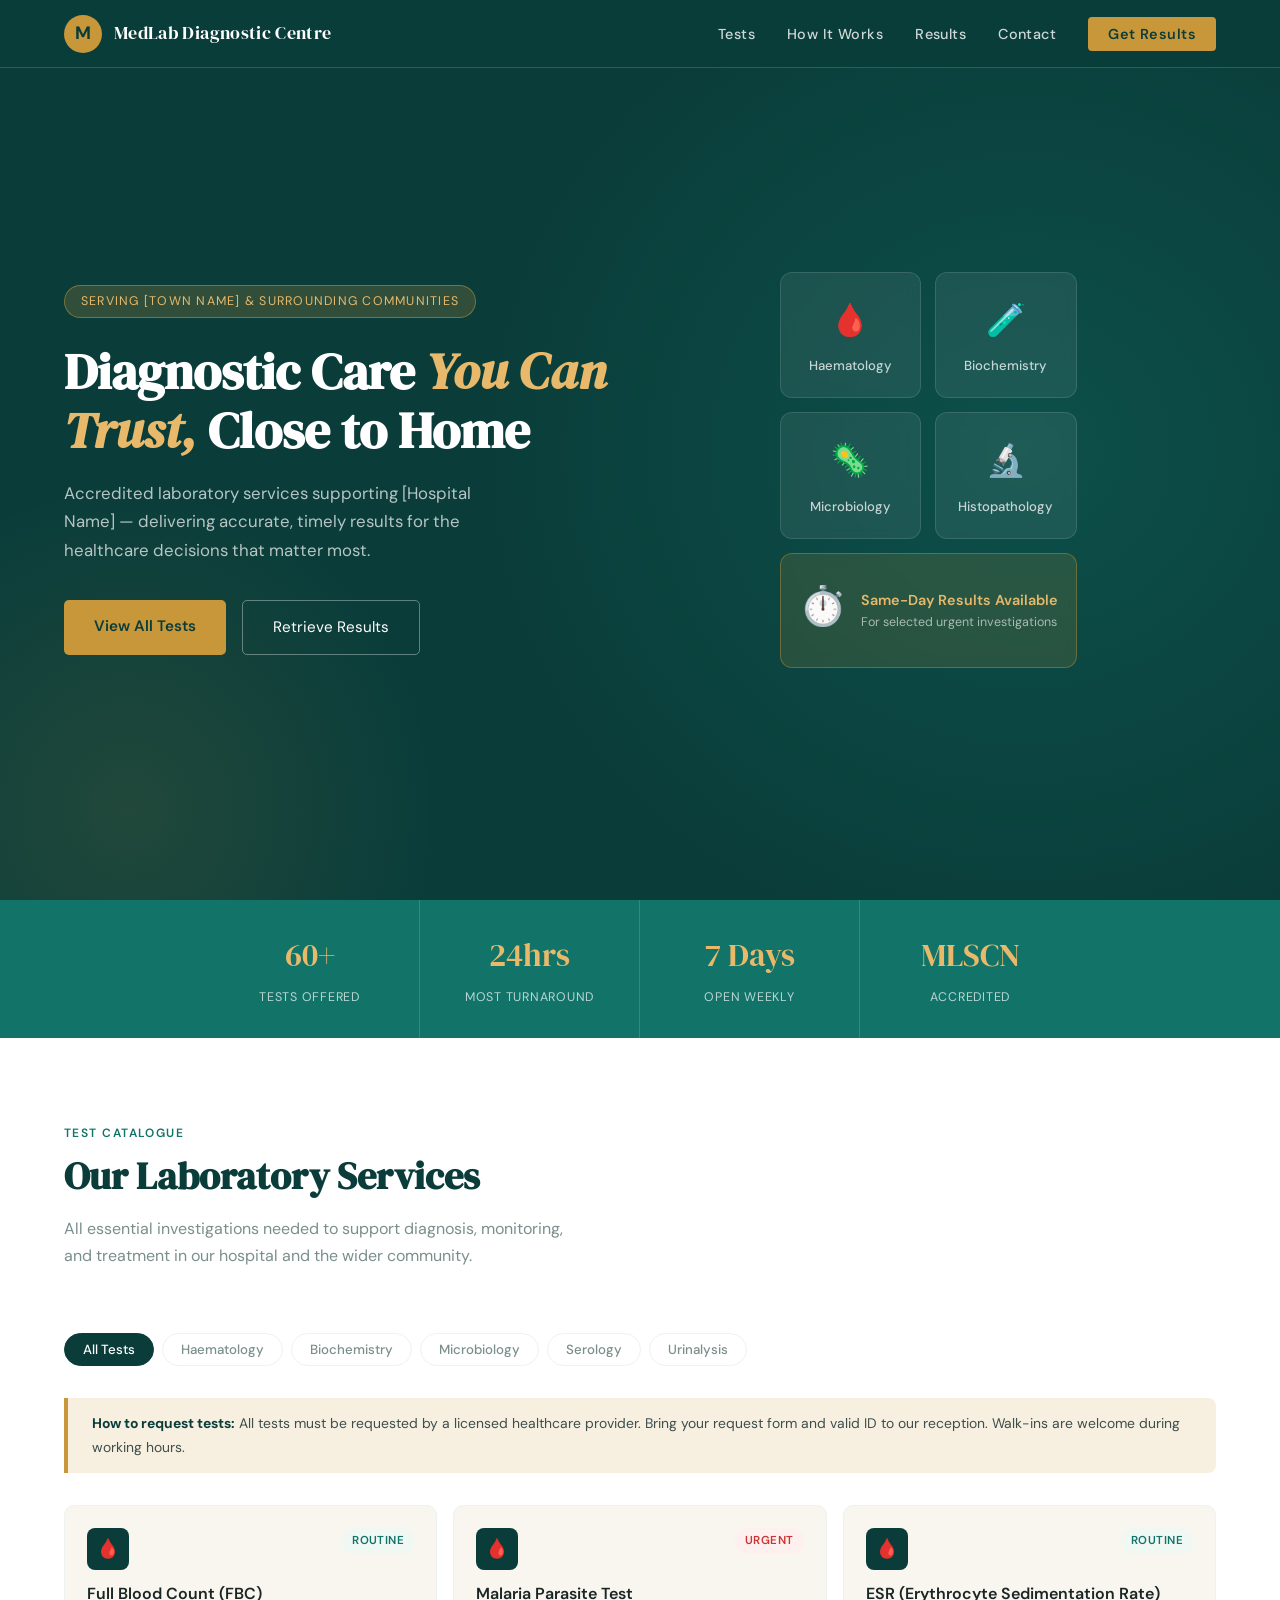
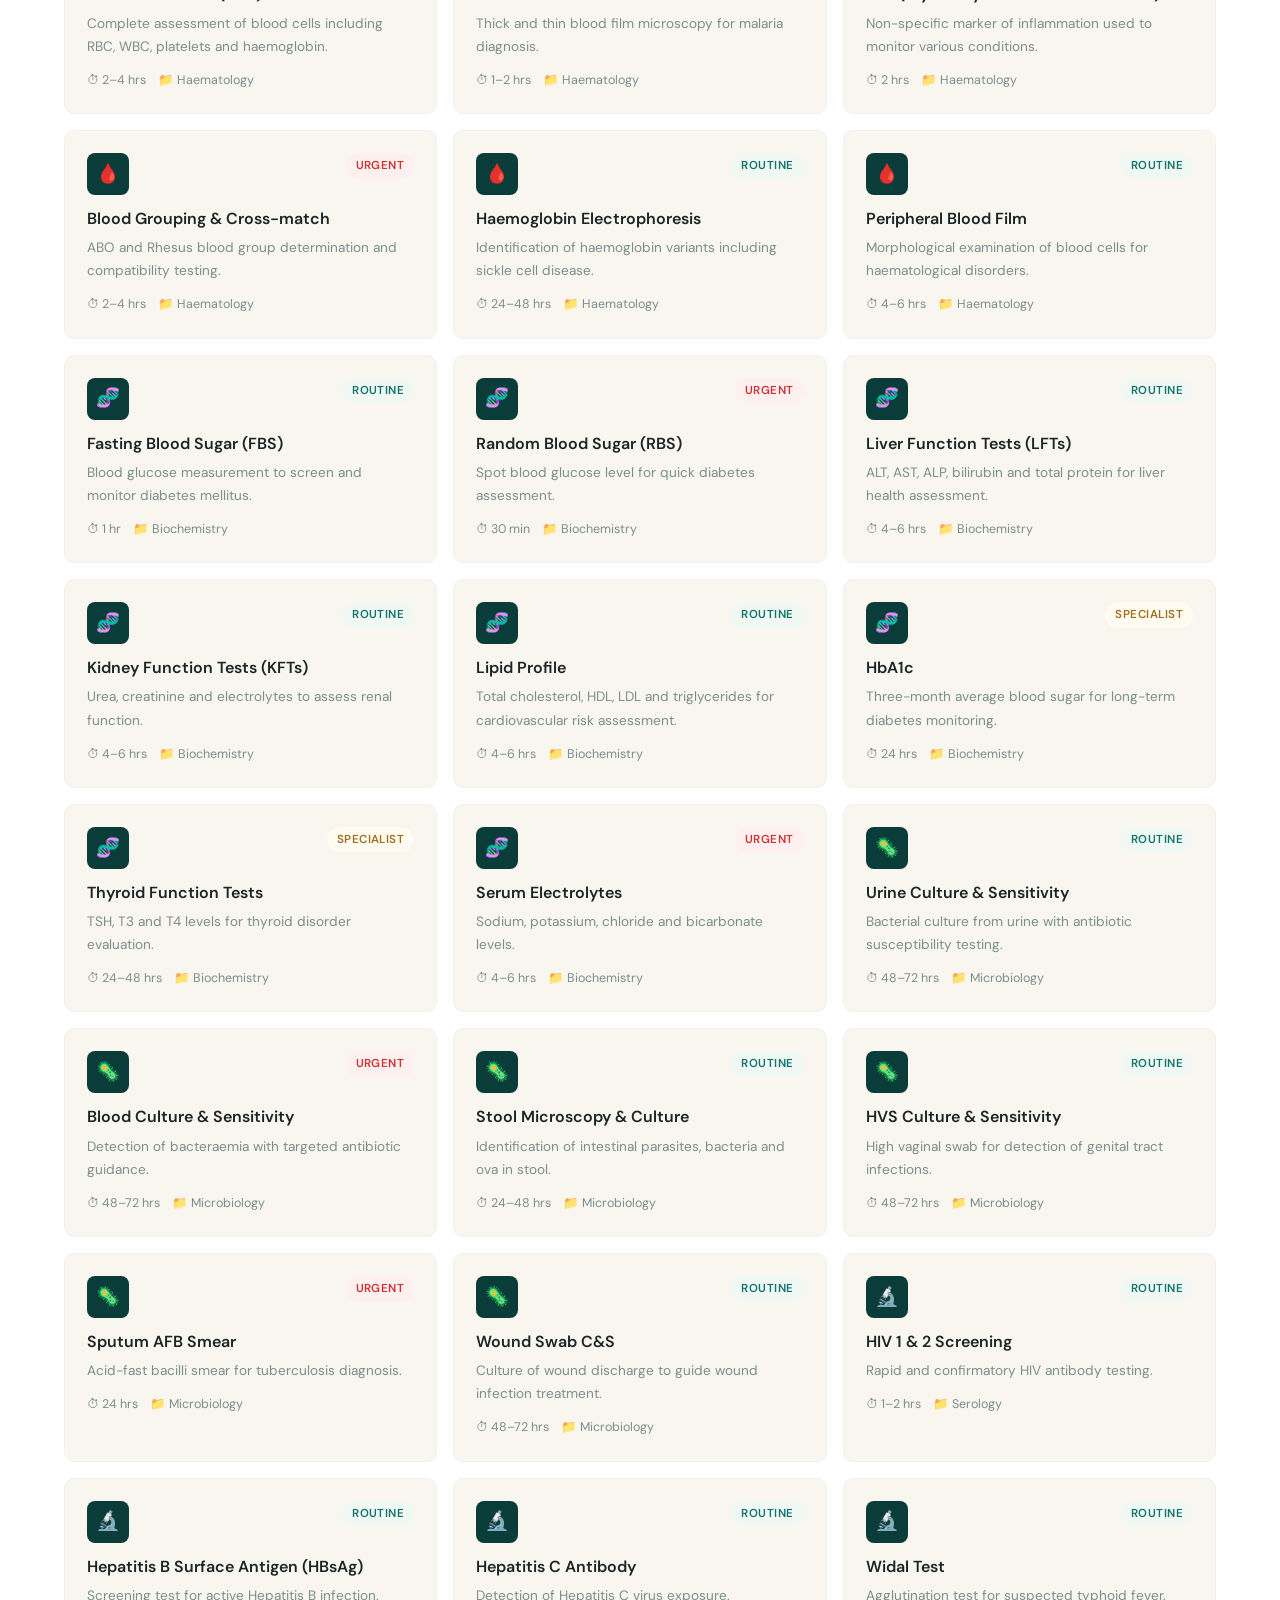
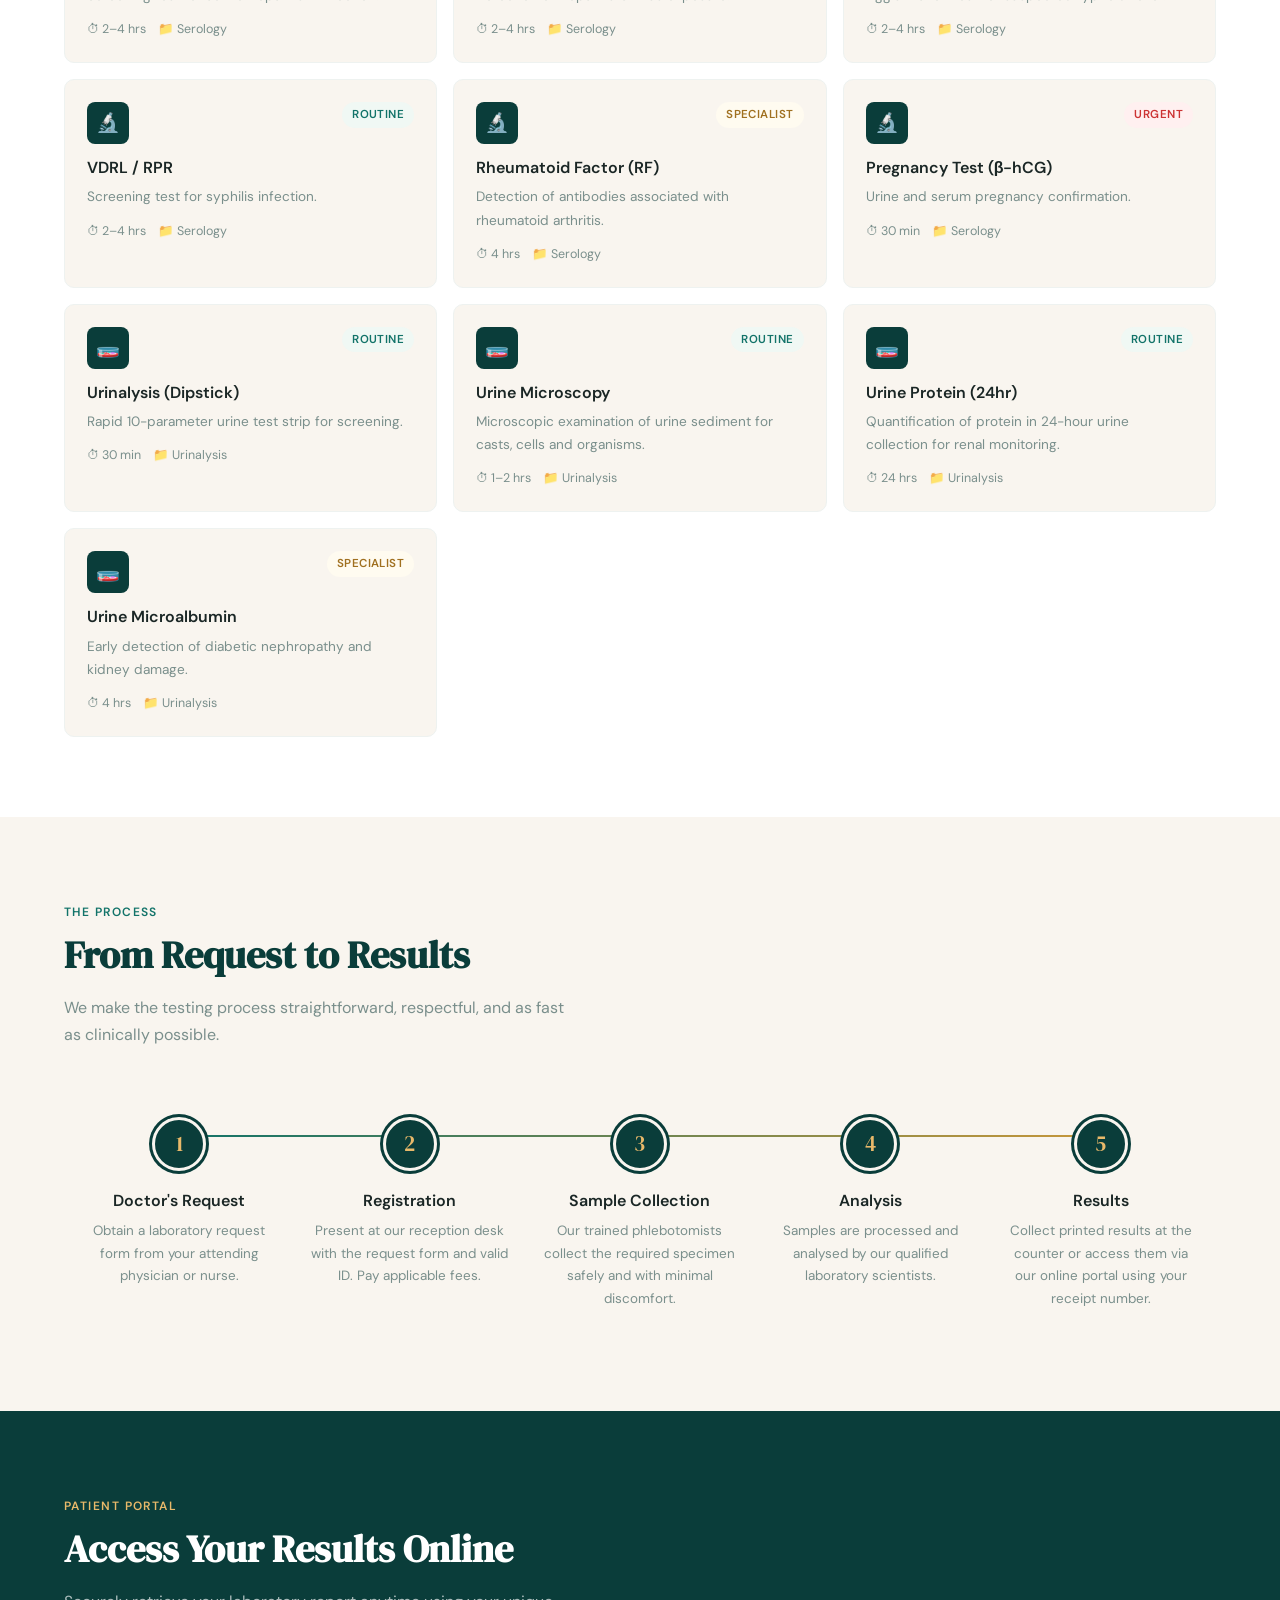
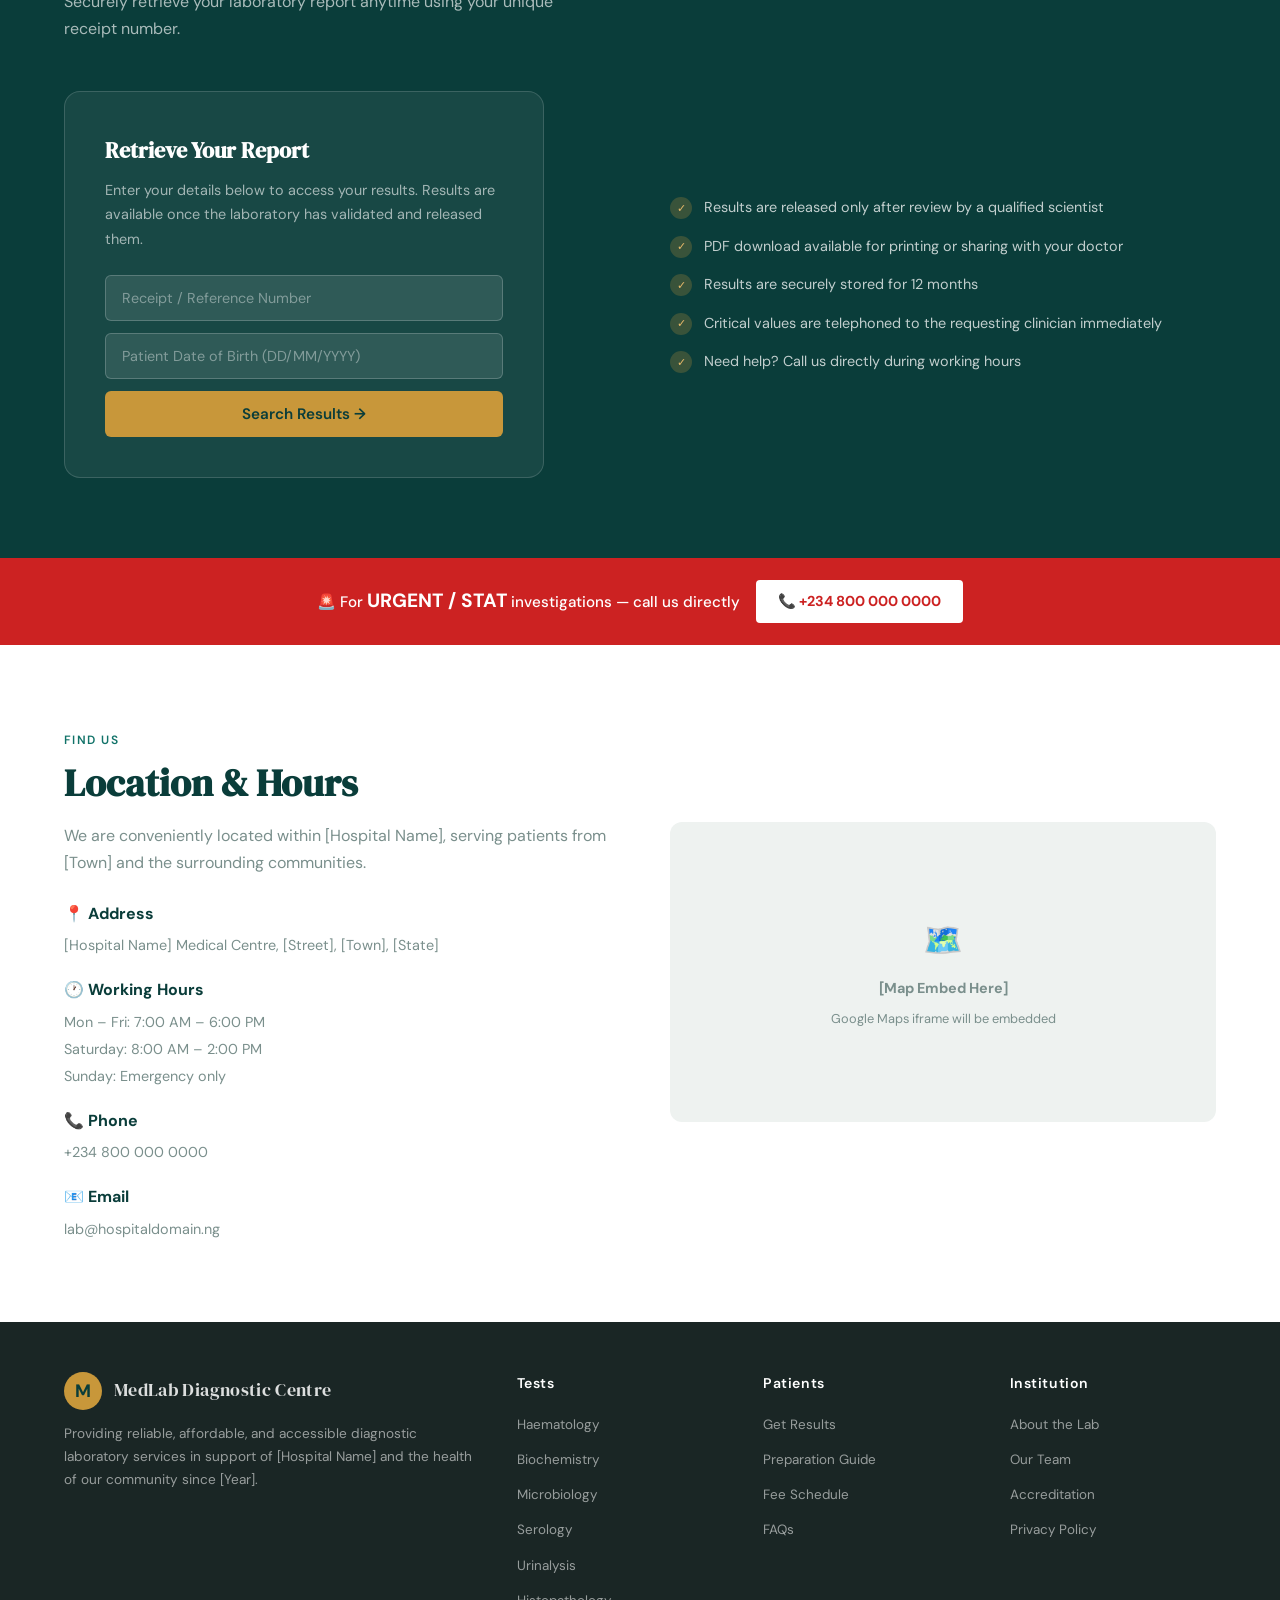
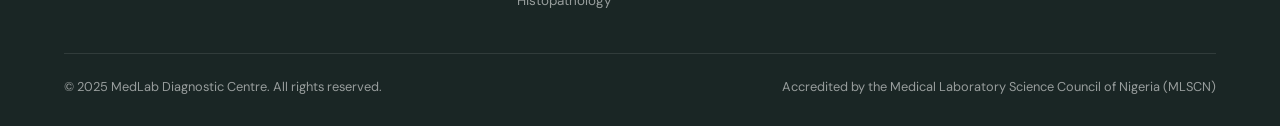
<file: lab_website_template.html>
<!DOCTYPE html>
<html lang="en">

<head>
  <meta charset="UTF-8">
  <meta name="viewport" content="width=device-width, initial-scale=1.0">
  <title>MedLab Diagnostic Centre — Hospital Laboratory</title>
  <link
    href="https://fonts.googleapis.com/css2?family=DM+Serif+Display:ital@0;1&family=DM+Sans:wght@300;400;500;600&display=swap"
    rel="stylesheet">
  <style>
    :root {
      --deep-teal: #0a3d3a;
      --teal: #127369;
      --soft-teal: #1a9e93;
      --gold: #c8973a;
      --gold-light: #e8b96a;
      --cream: #f9f5ef;
      --white: #ffffff;
      --grey-light: #eef2f0;
      --grey-mid: #7a8f8c;
      --text-dark: #1a2625;
      --text-body: #3d4e4c;
    }

    * {
      margin: 0;
      padding: 0;
      box-sizing: border-box;
    }

    html {
      scroll-behavior: smooth;
    }

    body {
      font-family: 'DM Sans', sans-serif;
      background: var(--cream);
      color: var(--text-body);
      font-size: 16px;
      line-height: 1.7;
    }

    /* ── NAV ── */
    nav {
      position: fixed;
      top: 0;
      left: 0;
      right: 0;
      z-index: 100;
      background: rgba(10, 61, 58, 0.97);
      backdrop-filter: blur(8px);
      display: flex;
      align-items: center;
      justify-content: space-between;
      padding: 0 5vw;
      height: 68px;
      border-bottom: 1px solid rgba(200, 151, 58, 0.3);
    }

    .nav-logo {
      display: flex;
      align-items: center;
      gap: 12px;
    }

    .logo-icon {
      width: 38px;
      height: 38px;
      background: var(--gold);
      border-radius: 50%;
      display: flex;
      align-items: center;
      justify-content: center;
      font-size: 18px;
      font-weight: 700;
      color: var(--deep-teal);
      flex-shrink: 0;
    }

    .nav-logo span {
      font-family: 'DM Serif Display', serif;
      font-size: 1.1rem;
      color: var(--white);
      letter-spacing: 0.02em;
    }

    .nav-links {
      display: flex;
      gap: 2rem;
      list-style: none;
    }

    .nav-links a {
      color: rgba(255, 255, 255, 0.8);
      text-decoration: none;
      font-size: 0.9rem;
      font-weight: 500;
      letter-spacing: 0.03em;
      transition: color 0.2s;
    }

    .nav-links a:hover {
      color: var(--gold-light);
    }

    .nav-cta {
      background: var(--gold);
      color: var(--deep-teal) !important;
      padding: 8px 20px;
      border-radius: 4px;
      font-weight: 600 !important;
    }

    .nav-cta:hover {
      background: var(--gold-light);
      color: var(--deep-teal) !important;
    }

    /* ── HERO ── */
    .hero {
      min-height: 100vh;
      background: var(--deep-teal);
      display: grid;
      grid-template-columns: 1fr 1fr;
      align-items: center;
      padding: 100px 5vw 60px;
      position: relative;
      overflow: hidden;
    }

    .hero::before{
      content: '';
      position: absolute;
      inset: 0;
      background:
        radial-gradient(ellipse 60% 80% at 80% 50%, rgba(18, 115, 105, 0.35) 0%, transparent 70%),
        radial-gradient(ellipse 40% 60% at 10% 90%, rgba(200, 151, 58, 0.12) 0%, transparent 60%);
      pointer-events: none;
    }

    .hero-text {
      position: relative;
    }

    .hero-badge {
      display: inline-block;
      background: rgba(200, 151, 58, 0.2);
      border: 1px solid rgba(200, 151, 58, 0.5);
      color: var(--gold-light);
      font-size: 0.78rem;
      letter-spacing: 0.1em;
      text-transform: uppercase;
      padding: 5px 16px;
      border-radius: 100px;
      margin-bottom: 1.5rem;
    }

    .hero h1 {
      font-family: 'DM Serif Display', serif;
      font-size: clamp(2.4rem, 4vw, 3.6rem);
      color: var(--white);
      line-height: 1.15;
      margin-bottom: 1.2rem;
    }

    .hero h1 em {
      font-style: italic;
      color: var(--gold-light);
    }

    .hero p {
      color: rgba(255, 255, 255, 0.7);
      font-size: 1.05rem;
      max-width: 440px;
      margin-bottom: 2.2rem;
    }

    .hero-actions {
      display: flex;
      gap: 1rem;
      flex-wrap: wrap;
    }

    .btn-primary {
      background: var(--gold);
      color: var(--deep-teal);
      padding: 14px 30px;
      border-radius: 5px;
      text-decoration: none;
      font-weight: 600;
      font-size: 0.95rem;
      transition: background 0.2s, transform 0.15s;
    }

    .btn-primary:hover {
      background: var(--gold-light);
      transform: translateY(-1px);
    }

    .btn-outline {
      border: 1.5px solid rgba(255, 255, 255, 0.35);
      color: var(--white);
      padding: 14px 30px;
      border-radius: 5px;
      text-decoration: none;
      font-size: 0.95rem;
      transition: border-color 0.2s, background 0.2s;
    }

    .btn-outline:hover {
      border-color: var(--white);
      background: rgba(255, 255, 255, 0.06);
    }

    .hero-visual {
      position: relative;
      display: flex;
      justify-content: center;
      align-items: center;
    }

    .hero-card-grid {
      display: grid;
      grid-template-columns: 1fr 1fr;
      gap: 14px;
      max-width: 380px;
    }

    .hero-card {
      background: rgba(255, 255, 255, 0.07);
      border: 1px solid rgba(255, 255, 255, 0.12);
      border-radius: 12px;
      padding: 20px 18px;
      text-align: center;
      backdrop-filter: blur(6px);
      transition: border-color 0.25s, background 0.25s;
      cursor: default;
    }

    .hero-card:hover {
      background: rgba(255, 255, 255, 0.11);
      border-color: rgba(200, 151, 58, 0.4);
    }

    .hero-card .icon {
      font-size: 2rem;
      margin-bottom: 8px;
    }

    .hero-card .label {
      font-size: 0.82rem;
      color: rgba(255, 255, 255, 0.75);
      font-weight: 500;
    }

    .hero-card.featured {
      grid-column: span 2;
      background: rgba(200, 151, 58, 0.15);
      border-color: rgba(200, 151, 58, 0.4);
      display: flex;
      align-items: center;
      gap: 14px;
      text-align: left;
    }

    .hero-card.featured .icon {
      font-size: 2.4rem;
    }

    .hero-card.featured .info .title {
      color: var(--gold-light);
      font-weight: 600;
      font-size: 0.9rem;
    }

    .hero-card.featured .info .sub {
      color: rgba(255, 255, 255, 0.6);
      font-size: 0.78rem;
    }

    /* ── STATS BAR ── */
    .stats-bar {
      background: var(--teal);
      display: flex;
      justify-content: center;
      gap: 0;
    }

    .stat-item {
      flex: 1;
      max-width: 220px;
      text-align: center;
      padding: 28px 20px;
      border-right: 1px solid rgba(255, 255, 255, 0.15);
    }

    .stat-item:last-child {
      border-right: none;
    }

    .stat-num {
      font-family: 'DM Serif Display', serif;
      font-size: 2rem;
      color: var(--gold-light);
      display: block;
    }

    .stat-label {
      font-size: 0.78rem;
      color: rgba(255, 255, 255, 0.7);
      text-transform: uppercase;
      letter-spacing: 0.06em;
    }

    /* ── SECTIONS ── */
    section {
      padding: 80px 5vw;
    }

    .section-tag {
      display: inline-block;
      color: var(--teal);
      font-size: 0.75rem;
      text-transform: uppercase;
      letter-spacing: 0.12em;
      font-weight: 600;
      margin-bottom: 0.6rem;
    }

    h2 {
      font-family: 'DM Serif Display', serif;
      font-size: clamp(1.8rem, 3vw, 2.5rem);
      color: var(--deep-teal);
      line-height: 1.2;
      margin-bottom: 1rem;
    }

    .lead-text {
      color: var(--grey-mid);
      max-width: 520px;
      margin-bottom: 3rem;
    }

    /* ── TESTS CATALOG ── */
    .catalog {
      background: var(--white);
    }

    .catalog-header {
      display: flex;
      justify-content: space-between;
      align-items: flex-end;
      flex-wrap: wrap;
      gap: 1rem;
      margin-bottom: 2rem;
    }

    .filter-tabs {
      display: flex;
      gap: 8px;
      flex-wrap: wrap;
    }

    .tab {
      padding: 7px 18px;
      border-radius: 100px;
      border: 1.5px solid var(--grey-light);
      background: transparent;
      color: var(--grey-mid);
      font-size: 0.83rem;
      font-weight: 500;
      cursor: pointer;
      transition: all 0.2s;
      font-family: inherit;
    }

    .tab.active,
    .tab:hover {
      background: var(--deep-teal);
      border-color: var(--deep-teal);
      color: var(--white);
    }

    .tests-grid {
      display: grid;
      grid-template-columns: repeat(auto-fill, minmax(280px, 1fr));
      gap: 16px;
    }

    .test-card {
      background: var(--cream);
      border: 1.5px solid var(--grey-light);
      border-radius: 10px;
      padding: 22px;
      transition: border-color 0.2s, box-shadow 0.2s;
      cursor: default;
    }

    .test-card:hover {
      border-color: var(--soft-teal);
      box-shadow: 0 4px 20px rgba(10, 61, 58, 0.08);
    }

    .test-card-top {
      display: flex;
      justify-content: space-between;
      align-items: flex-start;
      margin-bottom: 10px;
    }

    .test-icon {
      width: 42px;
      height: 42px;
      background: var(--deep-teal);
      border-radius: 8px;
      display: flex;
      align-items: center;
      justify-content: center;
      font-size: 1.2rem;
    }

    .test-badge {
      font-size: 0.72rem;
      padding: 3px 10px;
      border-radius: 100px;
      font-weight: 600;
      letter-spacing: 0.04em;
      text-transform: uppercase;
    }

    .badge-urgent {
      background: #fff0f0;
      color: #cc3333;
    }

    .badge-routine {
      background: #f0f8f4;
      color: var(--teal);
    }

    .badge-special {
      background: #fffbf0;
      color: #a07020;
    }

    .test-name {
      font-weight: 600;
      color: var(--text-dark);
      margin-bottom: 4px;
    }

    .test-desc {
      font-size: 0.85rem;
      color: var(--grey-mid);
      margin-bottom: 12px;
    }

    .test-meta {
      display: flex;
      gap: 12px;
      font-size: 0.78rem;
      color: var(--grey-mid);
    }

    .test-meta span {
      display: flex;
      align-items: center;
      gap: 4px;
    }

    /* ── HOW IT WORKS ── */
    .process {
      background: var(--cream);
    }

    .steps-row {
      display: grid;
      grid-template-columns: repeat(auto-fit, minmax(200px, 1fr));
      gap: 0;
      position: relative;
    }

    .steps-row::before {
      content: '';
      position: absolute;
      top: 38px;
      left: 10%;
      right: 10%;
      height: 2px;
      background: linear-gradient(to right, var(--teal), var(--gold));
      z-index: 0;
    }

    .step {
      text-align: center;
      padding: 20px 16px;
      position: relative;
      z-index: 1;
    }

    .step-num {
      width: 54px;
      height: 54px;
      background: var(--deep-teal);
      border-radius: 50%;
      display: flex;
      align-items: center;
      justify-content: center;
      font-family: 'DM Serif Display', serif;
      font-size: 1.3rem;
      color: var(--gold-light);
      margin: 0 auto 16px;
      border: 3px solid var(--cream);
      box-shadow: 0 0 0 3px var(--deep-teal);
    }

    .step-title {
      font-weight: 600;
      color: var(--text-dark);
      margin-bottom: 6px;
    }

    .step-desc {
      font-size: 0.84rem;
      color: var(--grey-mid);
    }

    /* ── RESULTS PORTAL ── */
    .portal-section {
      background: var(--deep-teal);
    }

    .portal-section h2 {
      color: var(--white);
    }

    .portal-section .section-tag {
      color: var(--gold-light);
    }

    .portal-section .lead-text {
      color: rgba(255, 255, 255, 0.65);
    }

    .portal-box {
      background: rgba(255, 255, 255, 0.06);
      border: 1px solid rgba(255, 255, 255, 0.15);
      border-radius: 16px;
      padding: 40px;
      max-width: 480px;
    }

    .portal-box h3 {
      font-family: 'DM Serif Display', serif;
      color: var(--white);
      font-size: 1.4rem;
      margin-bottom: 0.5rem;
    }

    .portal-box p {
      color: rgba(255, 255, 255, 0.6);
      font-size: 0.9rem;
      margin-bottom: 1.5rem;
    }

    .input-group {
      display: flex;
      flex-direction: column;
      gap: 12px;
    }

    .input-group input {
      background: rgba(255, 255, 255, 0.1);
      border: 1px solid rgba(255, 255, 255, 0.2);
      border-radius: 6px;
      padding: 13px 16px;
      color: var(--white);
      font-family: inherit;
      font-size: 0.9rem;
      outline: none;
      transition: border-color 0.2s;
    }

    .input-group input::placeholder {
      color: rgba(255, 255, 255, 0.4);
    }

    .input-group input:focus {
      border-color: var(--gold);
    }

    .input-group button {
      background: var(--gold);
      color: var(--deep-teal);
      border: none;
      padding: 13px;
      border-radius: 6px;
      font-family: inherit;
      font-size: 0.95rem;
      font-weight: 600;
      cursor: pointer;
      transition: background 0.2s;
    }

    .input-group button:hover {
      background: var(--gold-light);
    }

    .portal-inner {
      display: grid;
      grid-template-columns: 1fr 1fr;
      gap: 60px;
      align-items: center;
    }

    .portal-features {
      list-style: none;
      display: flex;
      flex-direction: column;
      gap: 14px;
    }

    .portal-features li {
      display: flex;
      gap: 12px;
      align-items: flex-start;
      color: rgba(255, 255, 255, 0.75);
      font-size: 0.9rem;
    }

    .portal-features li .check {
      width: 22px;
      height: 22px;
      background: rgba(200, 151, 58, 0.25);
      border-radius: 50%;
      display: flex;
      align-items: center;
      justify-content: center;
      font-size: 0.7rem;
      color: var(--gold-light);
      flex-shrink: 0;
      margin-top: 2px;
    }

    /* ── EMERGENCY ── */
    .emergency {
      background: #cc2222;
      text-align: center;
      padding: 22px 5vw;
      display: flex;
      align-items: center;
      justify-content: center;
      gap: 16px;
      flex-wrap: wrap;
    }

    .emergency p {
      color: var(--white);
      font-size: 0.95rem;
      font-weight: 500;
    }

    .emergency strong {
      font-size: 1.2rem;
    }

    .emergency a {
      background: var(--white);
      color: #cc2222;
      padding: 9px 22px;
      border-radius: 4px;
      text-decoration: none;
      font-weight: 700;
      font-size: 0.9rem;
      transition: opacity 0.2s;
    }

    .emergency a:hover {
      opacity: 0.88;
    }

    /* ── FOOTER ── */
    footer {
      background: var(--text-dark);
      color: rgba(255, 255, 255, 0.55);
      padding: 50px 5vw 28px;
    }

    .footer-grid {
      display: grid;
      grid-template-columns: 2fr 1fr 1fr 1fr;
      gap: 40px;
      margin-bottom: 40px;
    }

    .footer-brand .logo-icon {
      background: var(--gold);
    }

    .footer-brand .nav-logo {
      margin-bottom: 12px;
    }

    .footer-brand p {
      font-size: 0.85rem;
      line-height: 1.7;
    }

    .footer-col h4 {
      color: var(--white);
      font-size: 0.88rem;
      font-weight: 600;
      margin-bottom: 14px;
      letter-spacing: 0.04em;
    }

    .footer-col ul {
      list-style: none;
      display: flex;
      flex-direction: column;
      gap: 8px;
    }

    .footer-col a {
      color: rgba(255, 255, 255, 0.55);
      text-decoration: none;
      font-size: 0.84rem;
      transition: color 0.2s;
    }

    .footer-col a:hover {
      color: var(--gold-light);
    }

    .footer-bottom {
      border-top: 1px solid rgba(255, 255, 255, 0.1);
      padding-top: 22px;
      display: flex;
      justify-content: space-between;
      align-items: center;
      flex-wrap: wrap;
      gap: 12px;
      font-size: 0.8rem;
    }

    /* ── NOTICE BAR ── */
    .notice-bar {
      background: rgba(200, 151, 58, 0.15);
      border-left: 4px solid var(--gold);
      padding: 14px 24px;
      border-radius: 0 8px 8px 0;
      margin: 2rem 0;
      font-size: 0.87rem;
      color: var(--text-body);
    }

    .notice-bar strong {
      color: var(--deep-teal);
    }

    @media (max-width: 768px) {
      .hero {
        grid-template-columns: 1fr;
        text-align: center;
      }

      .hero p {
        max-width: 100%;
      }

      .hero-actions {
        justify-content: center;
      }

      .hero-visual {
        display: none;
      }

      .portal-inner {
        grid-template-columns: 1fr;
      }

      .footer-grid {
        grid-template-columns: 1fr 1fr;
      }

      .steps-row::before {
        display: none;
      }
    }
  </style>
</head>

<body>

  <!-- NAVIGATION -->
  <nav>
    <div class="nav-logo">
      <div class="logo-icon">M</div>
      <span>MedLab Diagnostic Centre</span>
    </div>
    <ul class="nav-links">
      <li><a href="#tests">Tests</a></li>
      <li><a href="#process">How It Works</a></li>
      <li><a href="#results">Results</a></li>
      <li><a href="#contact">Contact</a></li>
      <li><a href="#results" class="nav-cta">Get Results</a></li>
    </ul>
  </nav>

  <!-- HERO -->
  <section class="hero" id="home">
    <div class="hero-text">
      <span class="hero-badge">Serving [Town Name] & Surrounding Communities</span>
      <h1>Diagnostic Care <em>You Can Trust,</em> Close to Home</h1>
      <p>Accredited laboratory services supporting [Hospital Name] — delivering accurate, timely results for the
        healthcare decisions that matter most.</p>
      <div class="hero-actions">
        <a href="#tests" class="btn-primary">View All Tests</a>
        <a href="#results" class="btn-outline">Retrieve Results</a>
      </div>
    </div>
    <div class="hero-visual">
      <div class="hero-card-grid">
        <div class="hero-card">
          <div class="icon">🩸</div>
          <div class="label">Haematology</div>
        </div>
        <div class="hero-card">
          <div class="icon">🧪</div>
          <div class="label">Biochemistry</div>
        </div>
        <div class="hero-card">
          <div class="icon">🦠</div>
          <div class="label">Microbiology</div>
        </div>
        <div class="hero-card">
          <div class="icon">🔬</div>
          <div class="label">Histopathology</div>
        </div>
        <div class="hero-card featured">
          <div class="icon">⏱️</div>
          <div class="info">
            <div class="title">Same-Day Results Available</div>
            <div class="sub">For selected urgent investigations</div>
          </div>
        </div>
      </div>
    </div>
  </section>

  <!-- STATS BAR -->
  <div class="stats-bar">
    <div class="stat-item">
      <span class="stat-num">60+</span>
      <span class="stat-label">Tests Offered</span>
    </div>
    <div class="stat-item">
      <span class="stat-num">24hrs</span>
      <span class="stat-label">Most Turnaround</span>
    </div>
    <div class="stat-item">
      <span class="stat-num">7 Days</span>
      <span class="stat-label">Open Weekly</span>
    </div>
    <div class="stat-item">
      <span class="stat-num">MLSCN</span>
      <span class="stat-label">Accredited</span>
    </div>
  </div>

  <!-- TESTS CATALOG -->
  <section class="catalog" id="tests">
    <div class="catalog-header">
      <div>
        <span class="section-tag">Test Catalogue</span>
        <h2>Our Laboratory Services</h2>
        <p class="lead-text">All essential investigations needed to support diagnosis, monitoring, and treatment in our
          hospital and the wider community.</p>
      </div>
      <div class="filter-tabs">
        <button class="tab active" onclick="filterTests('all', this)">All Tests</button>
        <button class="tab" onclick="filterTests('haematology', this)">Haematology</button>
        <button class="tab" onclick="filterTests('biochemistry', this)">Biochemistry</button>
        <button class="tab" onclick="filterTests('microbiology', this)">Microbiology</button>
        <button class="tab" onclick="filterTests('serology', this)">Serology</button>
        <button class="tab" onclick="filterTests('urinalysis', this)">Urinalysis</button>
      </div>
    </div>

    <div class="notice-bar">
      <strong>How to request tests:</strong> All tests must be requested by a licensed healthcare provider. Bring your
      request form and valid ID to our reception. Walk-ins are welcome during working hours.
    </div>

    <div class="tests-grid" id="testsGrid">
      <!-- Cards injected by JS -->
    </div>
  </section>

  <!-- HOW IT WORKS -->
  <section class="process" id="process">
    <span class="section-tag">The Process</span>
    <h2>From Request to Results</h2>
    <p class="lead-text">We make the testing process straightforward, respectful, and as fast as clinically possible.
    </p>
    <div class="steps-row">
      <div class="step">
        <div class="step-num">1</div>
        <div class="step-title">Doctor's Request</div>
        <div class="step-desc">Obtain a laboratory request form from your attending physician or nurse.</div>
      </div>
      <div class="step">
        <div class="step-num">2</div>
        <div class="step-title">Registration</div>
        <div class="step-desc">Present at our reception desk with the request form and valid ID. Pay applicable fees.
        </div>
      </div>
      <div class="step">
        <div class="step-num">3</div>
        <div class="step-title">Sample Collection</div>
        <div class="step-desc">Our trained phlebotomists collect the required specimen safely and with minimal
          discomfort.</div>
      </div>
      <div class="step">
        <div class="step-num">4</div>
        <div class="step-title">Analysis</div>
        <div class="step-desc">Samples are processed and analysed by our qualified laboratory scientists.</div>
      </div>
      <div class="step">
        <div class="step-num">5</div>
        <div class="step-title">Results</div>
        <div class="step-desc">Collect printed results at the counter or access them via our online portal using your
          receipt number.</div>
      </div>
    </div>
  </section>

  <!-- RESULTS PORTAL -->
  <section class="portal-section" id="results">
    <span class="section-tag">Patient Portal</span>
    <h2>Access Your Results Online</h2>
    <p class="lead-text">Securely retrieve your laboratory report anytime using your unique receipt number.</p>

    <div class="portal-inner">
      <div class="portal-box">
        <h3>Retrieve Your Report</h3>
        <p>Enter your details below to access your results. Results are available once the laboratory has validated and
          released them.</p>
        <div class="input-group">
          <input type="text" placeholder="Receipt / Reference Number">
          <input type="text" placeholder="Patient Date of Birth (DD/MM/YYYY)">
          <button
            onclick="alert('Portal feature coming soon — please collect results at the counter in the meantime.')">Search
            Results →</button>
        </div>
      </div>
      <ul class="portal-features">
        <li>
          <span class="check">✓</span>
          <span>Results are released only after review by a qualified scientist</span>
        </li>
        <li>
          <span class="check">✓</span>
          <span>PDF download available for printing or sharing with your doctor</span>
        </li>
        <li>
          <span class="check">✓</span>
          <span>Results are securely stored for 12 months</span>
        </li>
        <li>
          <span class="check">✓</span>
          <span>Critical values are telephoned to the requesting clinician immediately</span>
        </li>
        <li>
          <span class="check">✓</span>
          <span>Need help? Call us directly during working hours</span>
        </li>
      </ul>
    </div>
  </section>

  <!-- EMERGENCY BAR -->
  <div class="emergency">
    <p>🚨 For <strong>URGENT / STAT</strong> investigations — call us directly</p>
    <a href="tel:+2348000000000">📞 +234 800 000 0000</a>
  </div>

  <!-- CONTACT -->
  <section id="contact" style="background: var(--white);">
    <span class="section-tag">Find Us</span>
    <h2>Location & Hours</h2>
    <div style="display: grid; grid-template-columns: 1fr 1fr; gap: 60px; align-items: start;">
      <div>
        <p style="margin-bottom:1.5rem; color:var(--grey-mid);">We are conveniently located within [Hospital Name],
          serving patients from [Town] and the surrounding communities.</p>
        <div style="display:flex;flex-direction:column;gap:18px;">
          <div>
            <strong style="color:var(--deep-teal);display:block;margin-bottom:4px;">📍 Address</strong>
            <span style="color:var(--grey-mid);font-size:0.9rem;">[Hospital Name] Medical Centre, [Street], [Town],
              [State]</span>
          </div>
          <div>
            <strong style="color:var(--deep-teal);display:block;margin-bottom:4px;">🕐 Working Hours</strong>
            <span style="color:var(--grey-mid);font-size:0.9rem;">Mon – Fri: 7:00 AM – 6:00 PM<br>Saturday: 8:00 AM –
              2:00 PM<br>Sunday: Emergency only</span>
          </div>
          <div>
            <strong style="color:var(--deep-teal);display:block;margin-bottom:4px;">📞 Phone</strong>
            <span style="color:var(--grey-mid);font-size:0.9rem;">+234 800 000 0000</span>
          </div>
          <div>
            <strong style="color:var(--deep-teal);display:block;margin-bottom:4px;">📧 Email</strong>
            <span style="color:var(--grey-mid);font-size:0.9rem;">lab@hospitaldomain.ng</span>
          </div>
        </div>
      </div>
      <div
        style="background:var(--grey-light);border-radius:12px;height:300px;display:flex;align-items:center;justify-content:center;color:var(--grey-mid);font-size:0.9rem;flex-direction:column;gap:8px;">
        <span style="font-size:2rem;">🗺️</span>
        <span><strong>[Map Embed Here]</strong></span>
        <span style="font-size:0.8rem;">Google Maps iframe will be embedded</span>
      </div>
    </div>
  </section>

  <!-- FOOTER -->
  <footer>
    <div class="footer-grid">
      <div class="footer-brand">
        <div class="nav-logo">
          <div class="logo-icon">M</div>
          <span style="color:rgba(255,255,255,0.85);font-family:'DM Serif Display',serif;">MedLab Diagnostic
            Centre</span>
        </div>
        <p>Providing reliable, affordable, and accessible diagnostic laboratory services in support of [Hospital Name]
          and the health of our community since [Year].</p>
      </div>
      <div class="footer-col">
        <h4>Tests</h4>
        <ul>
          <li><a href="#">Haematology</a></li>
          <li><a href="#">Biochemistry</a></li>
          <li><a href="#">Microbiology</a></li>
          <li><a href="#">Serology</a></li>
          <li><a href="#">Urinalysis</a></li>
          <li><a href="#">Histopathology</a></li>
        </ul>
      </div>
      <div class="footer-col">
        <h4>Patients</h4>
        <ul>
          <li><a href="#">Get Results</a></li>
          <li><a href="#">Preparation Guide</a></li>
          <li><a href="#">Fee Schedule</a></li>
          <li><a href="#">FAQs</a></li>
        </ul>
      </div>
      <div class="footer-col">
        <h4>Institution</h4>
        <ul>
          <li><a href="#">About the Lab</a></li>
          <li><a href="#">Our Team</a></li>
          <li><a href="#">Accreditation</a></li>
          <li><a href="#">Privacy Policy</a></li>
        </ul>
      </div>
    </div>
    <div class="footer-bottom">
      <span>© 2025 MedLab Diagnostic Centre. All rights reserved.</span>
      <span>Accredited by the Medical Laboratory Science Council of Nigeria (MLSCN)</span>
    </div>
  </footer>

  <script>
    const tests = [
      // HAEMATOLOGY
      { category: 'haematology', icon: '🩸', name: 'Full Blood Count (FBC)', desc: 'Complete assessment of blood cells including RBC, WBC, platelets and haemoglobin.', turnaround: '2–4 hrs', badge: 'routine' },
      { category: 'haematology', icon: '🩸', name: 'Malaria Parasite Test', desc: 'Thick and thin blood film microscopy for malaria diagnosis.', turnaround: '1–2 hrs', badge: 'urgent' },
      { category: 'haematology', icon: '🩸', name: 'ESR (Erythrocyte Sedimentation Rate)', desc: 'Non-specific marker of inflammation used to monitor various conditions.', turnaround: '2 hrs', badge: 'routine' },
      { category: 'haematology', icon: '🩸', name: 'Blood Grouping & Cross-match', desc: 'ABO and Rhesus blood group determination and compatibility testing.', turnaround: '2–4 hrs', badge: 'urgent' },
      { category: 'haematology', icon: '🩸', name: 'Haemoglobin Electrophoresis', desc: 'Identification of haemoglobin variants including sickle cell disease.', turnaround: '24–48 hrs', badge: 'routine' },
      { category: 'haematology', icon: '🩸', name: 'Peripheral Blood Film', desc: 'Morphological examination of blood cells for haematological disorders.', turnaround: '4–6 hrs', badge: 'routine' },

      // BIOCHEMISTRY
      { category: 'biochemistry', icon: '🧬', name: 'Fasting Blood Sugar (FBS)', desc: 'Blood glucose measurement to screen and monitor diabetes mellitus.', turnaround: '1 hr', badge: 'routine' },
      { category: 'biochemistry', icon: '🧬', name: 'Random Blood Sugar (RBS)', desc: 'Spot blood glucose level for quick diabetes assessment.', turnaround: '30 min', badge: 'urgent' },
      { category: 'biochemistry', icon: '🧬', name: 'Liver Function Tests (LFTs)', desc: 'ALT, AST, ALP, bilirubin and total protein for liver health assessment.', turnaround: '4–6 hrs', badge: 'routine' },
      { category: 'biochemistry', icon: '🧬', name: 'Kidney Function Tests (KFTs)', desc: 'Urea, creatinine and electrolytes to assess renal function.', turnaround: '4–6 hrs', badge: 'routine' },
      { category: 'biochemistry', icon: '🧬', name: 'Lipid Profile', desc: 'Total cholesterol, HDL, LDL and triglycerides for cardiovascular risk assessment.', turnaround: '4–6 hrs', badge: 'routine' },
      { category: 'biochemistry', icon: '🧬', name: 'HbA1c', desc: 'Three-month average blood sugar for long-term diabetes monitoring.', turnaround: '24 hrs', badge: 'special' },
      { category: 'biochemistry', icon: '🧬', name: 'Thyroid Function Tests', desc: 'TSH, T3 and T4 levels for thyroid disorder evaluation.', turnaround: '24–48 hrs', badge: 'special' },
      { category: 'biochemistry', icon: '🧬', name: 'Serum Electrolytes', desc: 'Sodium, potassium, chloride and bicarbonate levels.', turnaround: '4–6 hrs', badge: 'urgent' },

      // MICROBIOLOGY
      { category: 'microbiology', icon: '🦠', name: 'Urine Culture & Sensitivity', desc: 'Bacterial culture from urine with antibiotic susceptibility testing.', turnaround: '48–72 hrs', badge: 'routine' },
      { category: 'microbiology', icon: '🦠', name: 'Blood Culture & Sensitivity', desc: 'Detection of bacteraemia with targeted antibiotic guidance.', turnaround: '48–72 hrs', badge: 'urgent' },
      { category: 'microbiology', icon: '🦠', name: 'Stool Microscopy & Culture', desc: 'Identification of intestinal parasites, bacteria and ova in stool.', turnaround: '24–48 hrs', badge: 'routine' },
      { category: 'microbiology', icon: '🦠', name: 'HVS Culture & Sensitivity', desc: 'High vaginal swab for detection of genital tract infections.', turnaround: '48–72 hrs', badge: 'routine' },
      { category: 'microbiology', icon: '🦠', name: 'Sputum AFB Smear', desc: 'Acid-fast bacilli smear for tuberculosis diagnosis.', turnaround: '24 hrs', badge: 'urgent' },
      { category: 'microbiology', icon: '🦠', name: 'Wound Swab C&S', desc: 'Culture of wound discharge to guide wound infection treatment.', turnaround: '48–72 hrs', badge: 'routine' },

      // SEROLOGY
      { category: 'serology', icon: '🔬', name: 'HIV 1 & 2 Screening', desc: 'Rapid and confirmatory HIV antibody testing.', turnaround: '1–2 hrs', badge: 'routine' },
      { category: 'serology', icon: '🔬', name: 'Hepatitis B Surface Antigen (HBsAg)', desc: 'Screening test for active Hepatitis B infection.', turnaround: '2–4 hrs', badge: 'routine' },
      { category: 'serology', icon: '🔬', name: 'Hepatitis C Antibody', desc: 'Detection of Hepatitis C virus exposure.', turnaround: '2–4 hrs', badge: 'routine' },
      { category: 'serology', icon: '🔬', name: 'Widal Test', desc: 'Agglutination test for suspected typhoid fever.', turnaround: '2–4 hrs', badge: 'routine' },
      { category: 'serology', icon: '🔬', name: 'VDRL / RPR', desc: 'Screening test for syphilis infection.', turnaround: '2–4 hrs', badge: 'routine' },
      { category: 'serology', icon: '🔬', name: 'Rheumatoid Factor (RF)', desc: 'Detection of antibodies associated with rheumatoid arthritis.', turnaround: '4 hrs', badge: 'special' },
      { category: 'serology', icon: '🔬', name: 'Pregnancy Test (β-hCG)', desc: 'Urine and serum pregnancy confirmation.', turnaround: '30 min', badge: 'urgent' },

      // URINALYSIS
      { category: 'urinalysis', icon: '🧫', name: 'Urinalysis (Dipstick)', desc: 'Rapid 10-parameter urine test strip for screening.', turnaround: '30 min', badge: 'routine' },
      { category: 'urinalysis', icon: '🧫', name: 'Urine Microscopy', desc: 'Microscopic examination of urine sediment for casts, cells and organisms.', turnaround: '1–2 hrs', badge: 'routine' },
      { category: 'urinalysis', icon: '🧫', name: 'Urine Protein (24hr)', desc: 'Quantification of protein in 24-hour urine collection for renal monitoring.', turnaround: '24 hrs', badge: 'routine' },
      { category: 'urinalysis', icon: '🧫', name: 'Urine Microalbumin', desc: 'Early detection of diabetic nephropathy and kidney damage.', turnaround: '4 hrs', badge: 'special' },
    ];

    function badgeClass(b) {
      return b === 'urgent' ? 'badge-urgent' : b === 'special' ? 'badge-special' : 'badge-routine';
    }
    function badgeLabel(b) {
      return b === 'urgent' ? 'Urgent' : b === 'special' ? 'Specialist' : 'Routine';
    }

    function renderTests(filter) {
      const grid = document.getElementById('testsGrid');
      const list = filter === 'all' ? tests : tests.filter(t => t.category === filter);
      grid.innerHTML = list.map(t => `
    <div class="test-card">
      <div class="test-card-top">
        <div class="test-icon">${t.icon}</div>
        <span class="test-badge ${badgeClass(t.badge)}">${badgeLabel(t.badge)}</span>
      </div>
      <div class="test-name">${t.name}</div>
      <div class="test-desc">${t.desc}</div>
      <div class="test-meta">
        <span>⏱ ${t.turnaround}</span>
        <span>📁 ${t.category.charAt(0).toUpperCase() + t.category.slice(1)}</span>
      </div>
    </div>
  `).join('');
    }

    function filterTests(cat, btn) {
      document.querySelectorAll('.tab').forEach(t => t.classList.remove('active'));
      btn.classList.add('active');
      renderTests(cat);
    }

    renderTests('all');
  </script>
</body>

</html>
</file>
